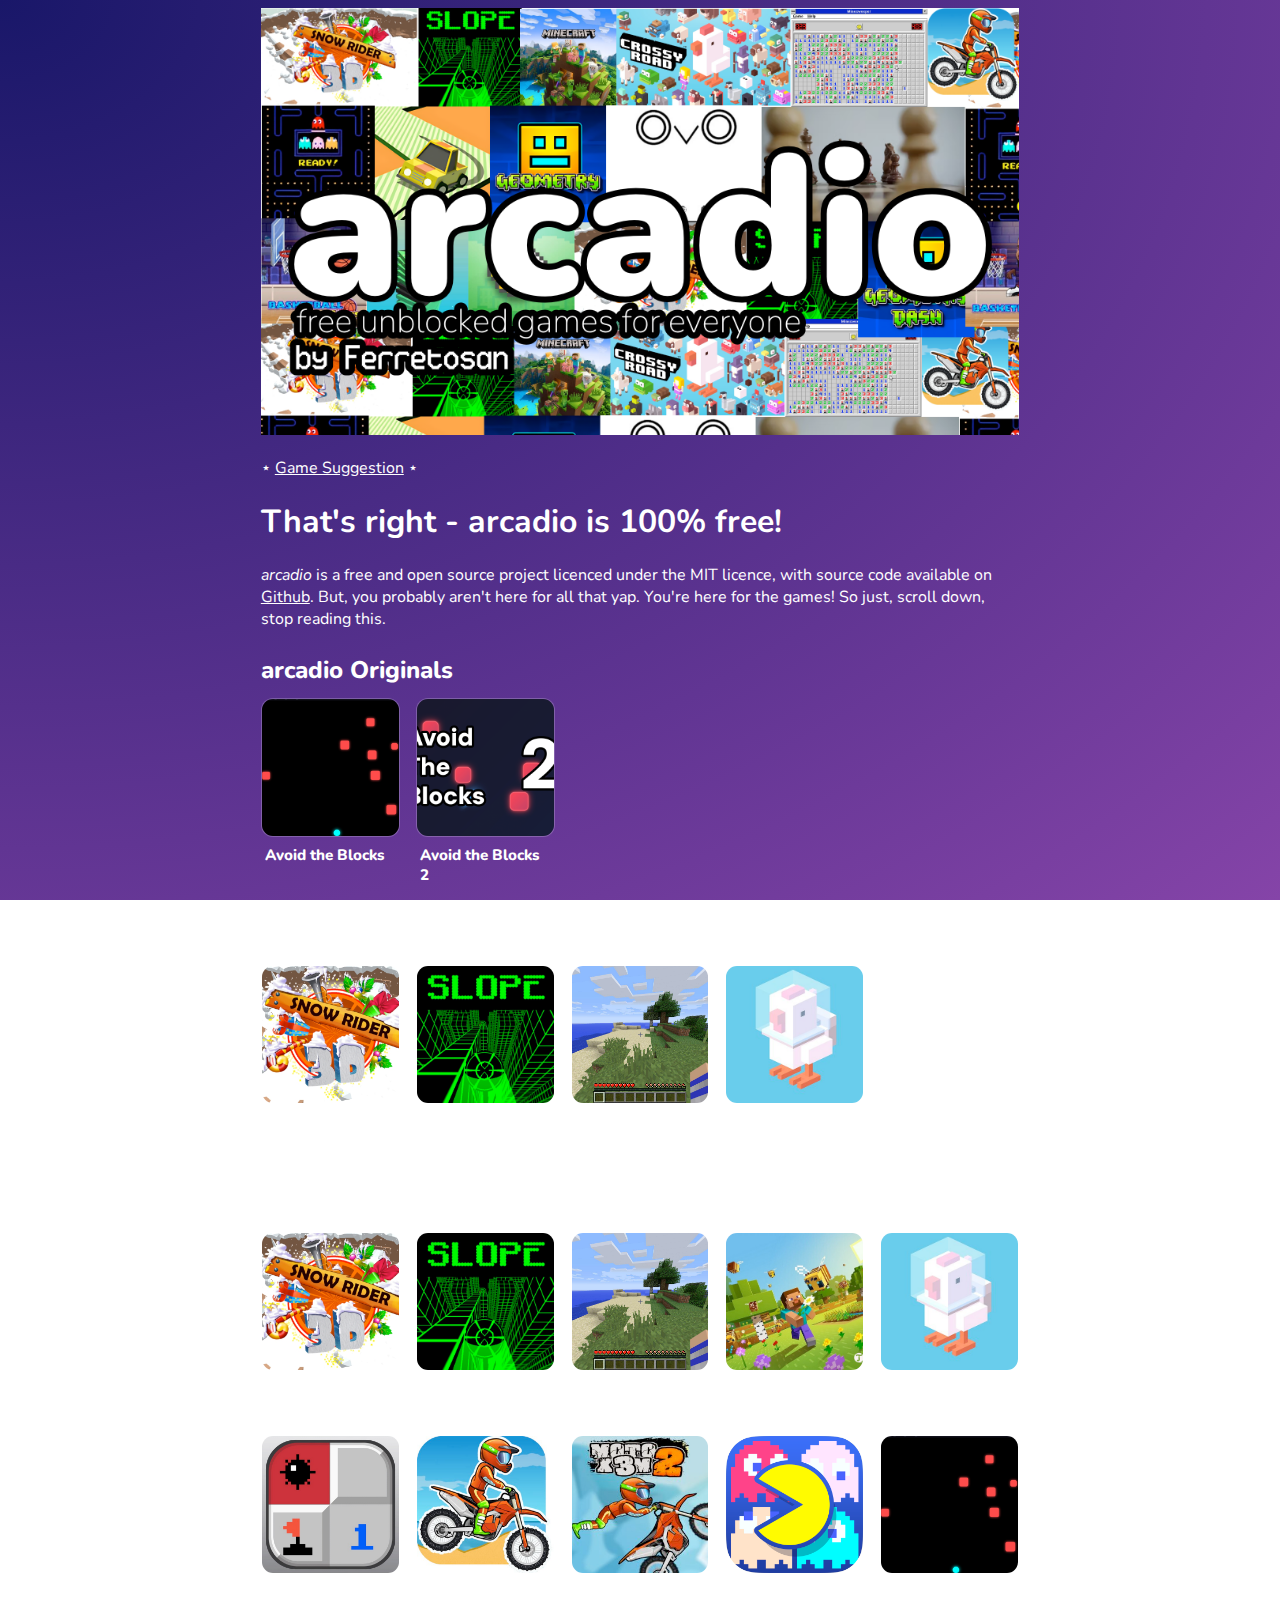
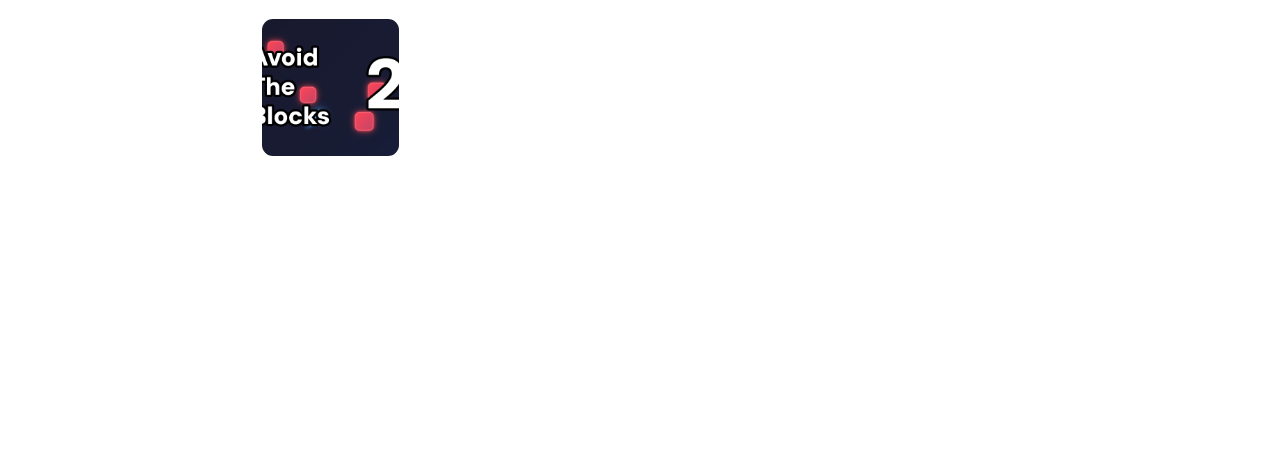
<file: index.html>
<!DOCTYPE html>
<html lang="en">
<head>
    <meta charset="UTF-8">
    <meta name="viewport" content="width=device-width, initial-scale=1.0">
    <title>arcadio [BETA] | Free unblocked games for everone</title>
    <link rel="stylesheet" href="style.css">
    <link rel="preconnect" href="https://fonts.googleapis.com">
    <link rel="preconnect" href="https://fonts.gstatic.com" crossorigin>
    <link href="https://fonts.googleapis.com/css2?family=Nunito:ital,wght@0,200..1000;1,200..1000&display=swap" rel="stylesheet">
    <link rel="icon" href="favicon.png">
</head>
<body>
    <div class="content">
        <img class="artwork" src="artwork.png">
        
        <div class="nav">
            <p>⋆ <a href="https://forms.gle/kguLrxQ5n3v5ssed6">Game Suggestion</a> ⋆</p>
        </div>

        <div id="intro">
            <h1>That's right - arcadio is 100% free!</h1>
            <p><i>arcadio</i> is a free and open source project licenced under the MIT licence, with source code available on <a href="https://github.com/ferretosan/arcadio">Github</a>. But, you probably aren't here for all that yap. You're here for the games! So just, scroll down, stop reading this.</p>
        </div>

                <section id="categories" aria-live="polite"></section>
                <script src="games.js" defer></script>
                <p>+ More games coming soon!</p>
    </div>
        <!-- Fullscreen confirm modal -->
        <div id="fs-modal-backdrop" class="modal-backdrop" aria-hidden="true">
            <div class="modal" role="dialog" aria-labelledby="fs-modal-title" aria-modal="true">
                <h3 id="fs-modal-title">Open game in fullscreen?</h3>
                <p>You can open the game in a new tab. Choose whether to start in fullscreen.</p>
                <div class="modal-actions">
                    <button id="fs-cancel" class="btn" type="button">Cancel</button>
                    <button id="fs-no" class="btn" type="button">Open windowed</button>
                    <button id="fs-yes" class="btn btn-primary" type="button">Open fullscreen</button>
                </div>
            </div>
        </div>
</body>
</html>
</file>
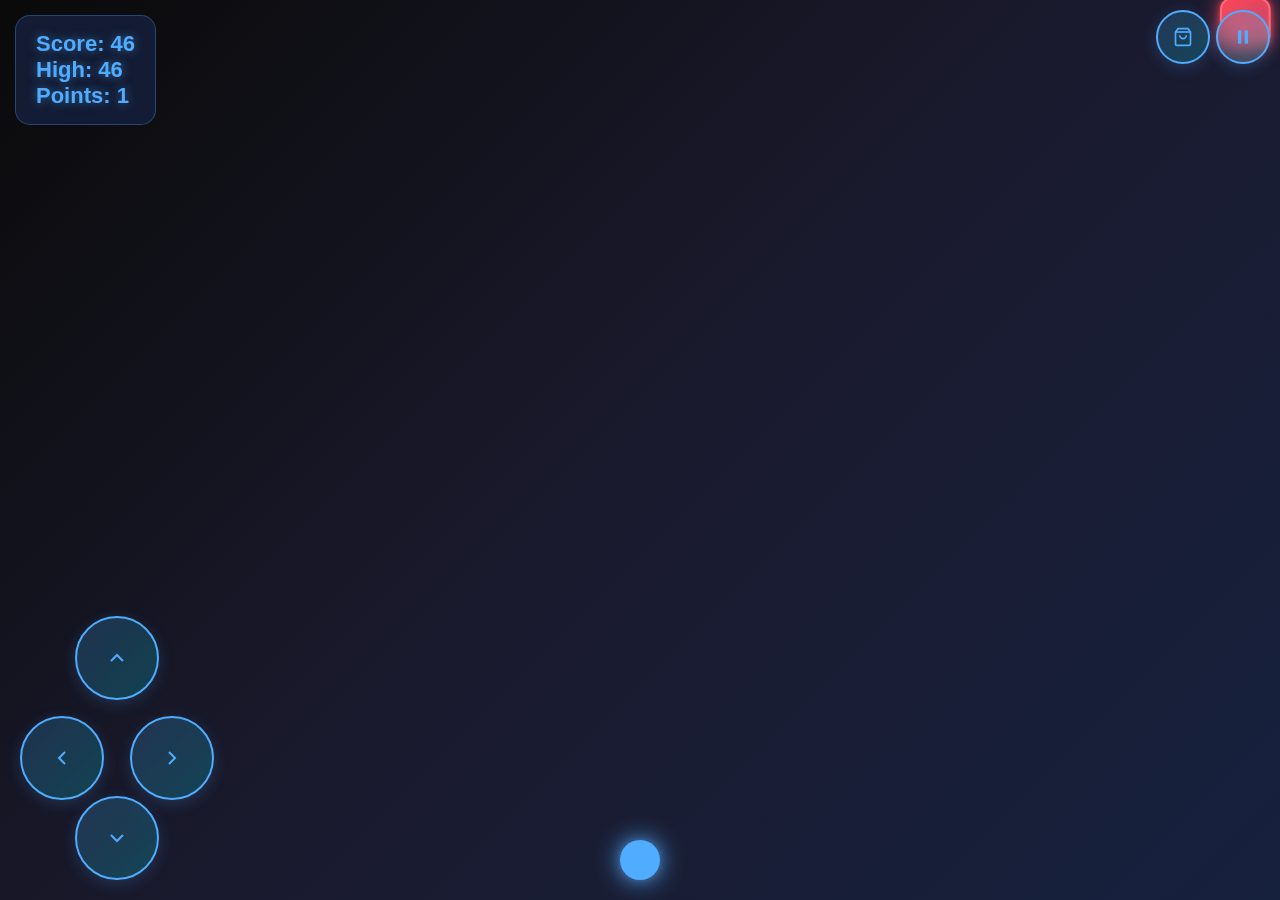
<file: games/avoid-the-blocks-2/index.html>
<!DOCTYPE html>
<html lang="en">
<head>
  <meta charset="UTF-8" />
  <meta name="viewport" content="width=device-width, initial-scale=1.0"/>
  <title>Avoid the Blocks 2</title>
  <style>
    body { 
      margin: 0; 
      overflow: hidden; 
      background: linear-gradient(135deg, #0a0a0a, #1a1a2e, #16213e); 
      font-family: 'Segoe UI', sans-serif; 
    }
    canvas { display: block; touch-action: none; }
    .hidden { display: none; }

    .btn {
      position: fixed;
      width: 80px;
      height: 80px;
      background: linear-gradient(135deg, rgba(79, 172, 254, 0.2), rgba(0, 242, 254, 0.2));
      border: 2px solid #4facfe;
      border-radius: 50%;
      color: #4facfe;
      font-size: 36px;
      display: flex;
      justify-content: center;
      align-items: center;
      backdrop-filter: blur(10px);
      user-select: none;
      z-index: 10;
      transition: all 0.3s ease;
      box-shadow: 0 4px 15px rgba(79, 172, 254, 0.2);
    }
    .btn:hover {
      box-shadow: 0 0 25px #4facfe, 0 0 50px rgba(79, 172, 254, 0.3);
      transform: translateY(-2px);
      border-color: #00f2fe;
    }
    .btn:active {
      transform: scale(0.95) translateY(0px);
      box-shadow: 0 0 15px #4facfe;
    }

    #btn-left  { bottom: 100px; left: 20px; }
    #btn-right { bottom: 100px; left: 130px; }
    #btn-up    { bottom: 200px; left: 75px; }
    #btn-down  { bottom: 20px;  left: 75px; }
    #btn-pause { top: 10px; right: 10px; width: 50px; height: 50px; font-size: 24px; }
    #btn-shop  { top: 10px; right: 70px; width: 50px; height: 50px; font-size: 24px; }

    #scoreboard {
      position: fixed;
      top: 15px;
      left: 15px;
      color: #4facfe;
      font-size: 22px;
      font-weight: 700;
      text-shadow: 0 0 10px rgba(79, 172, 254, 0.5);
      z-index: 5;
      background: rgba(22, 33, 62, 0.8);
      padding: 15px 20px;
      border-radius: 15px;
      border: 1px solid rgba(79, 172, 254, 0.3);
      backdrop-filter: blur(10px);
    }

    #game-over, #shop {
      position: fixed;
      top: 50%;
      left: 50%;
      transform: translate(-50%, -50%);
      background: linear-gradient(135deg, rgba(22, 33, 62, 0.95), rgba(26, 26, 46, 0.95));
      padding: 40px;
      border: 2px solid #4facfe;
      border-radius: 20px;
      color: #4facfe;
      text-align: center;
      z-index: 20;
      box-shadow: 0 0 30px rgba(79, 172, 254, 0.4), 0 10px 40px rgba(0, 0, 0, 0.5);
      backdrop-filter: blur(15px);
    }

    #shop {
      width: 400px;
      max-height: 80vh;
      overflow-y: auto;
    }

    .shop-item {
      margin: 20px 0;
      padding: 15px;
      background: rgba(79, 172, 254, 0.1);
      border: 1px solid rgba(79, 172, 254, 0.3);
      border-radius: 12px;
      display: flex;
      justify-content: space-between;
      align-items: center;
      font-size: 16px;
      transition: all 0.3s ease;
    }
    .shop-item:hover {
      background: rgba(79, 172, 254, 0.15);
      transform: translateY(-2px);
      box-shadow: 0 5px 15px rgba(79, 172, 254, 0.2);
    }

    .shop-btn {
      background: linear-gradient(135deg, #4facfe, #00f2fe);
      color: #0a0a0a;
      border: none;
      padding: 10px 20px;
      border-radius: 8px;
      cursor: pointer;
      font-weight: 700;
      font-size: 14px;
      transition: all 0.3s ease;
      text-transform: uppercase;
      letter-spacing: 0.5px;
    }
    .shop-btn:hover {
      box-shadow: 0 0 15px rgba(79, 172, 254, 0.5);
      transform: translateY(-2px);
    }
    .shop-btn:disabled {
      background: linear-gradient(135deg, #555, #444);
      color: #999;
      cursor: not-allowed;
      box-shadow: none;
      transform: none;
    }

    .game-over-btn {
      background: linear-gradient(135deg, rgba(79, 172, 254, 0.2), rgba(0, 242, 254, 0.2));
      border: 2px solid #4facfe;
      color: #4facfe;
      padding: 15px 30px;
      margin: 12px 8px;
      border-radius: 12px;
      cursor: pointer;
      font-size: 16px;
      font-weight: 700;
      transition: all 0.3s ease;
      text-transform: uppercase;
      letter-spacing: 1px;
    }
    .game-over-btn:hover {
      box-shadow: 0 0 20px rgba(79, 172, 254, 0.5);
      transform: translateY(-3px);
      background: linear-gradient(135deg, rgba(79, 172, 254, 0.3), rgba(0, 242, 254, 0.3));
    }
    .game-over-btn:active {
      transform: translateY(-1px);
    }

    .reset-btn {
      background: linear-gradient(135deg, rgba(255, 71, 87, 0.2), rgba(255, 107, 122, 0.2));
      border: 2px solid #ff4757;
      color: #ff4757;
      padding: 10px 15px;
      border-radius: 8px;
      cursor: pointer;
      font-size: 14px;
      font-weight: 700;
      transition: all 0.3s ease;
      text-transform: uppercase;
      letter-spacing: 0.5px;
      display: flex;
      align-items: center;
      gap: 8px;
    }
    .reset-btn:hover {
      box-shadow: 0 0 15px rgba(255, 71, 87, 0.5);
      transform: translateY(-2px);
      background: linear-gradient(135deg, rgba(255, 71, 87, 0.3), rgba(255, 107, 122, 0.3));
    }
    .reset-btn:active {
      transform: translateY(0px);
    }
  </style>
</head>
<body>
  <canvas id="game"></canvas>
  <div id="scoreboard">Score: 0<br>High: 0<br>Points: 0</div>
  <div class="btn" id="btn-left">
    <svg width="24" height="24" viewBox="0 0 24 24" fill="none" stroke="#4facfe" stroke-width="2">
      <path d="M15 18l-6-6 6-6"/>
    </svg>
  </div>
  <div class="btn" id="btn-right">
    <svg width="24" height="24" viewBox="0 0 24 24" fill="none" stroke="#4facfe" stroke-width="2">
      <path d="M9 18l6-6-6-6"/>
    </svg>
  </div>
  <div class="btn" id="btn-up">
    <svg width="24" height="24" viewBox="0 0 24 24" fill="none" stroke="#4facfe" stroke-width="2">
      <path d="M18 15l-6-6-6 6"/>
    </svg>
  </div>
  <div class="btn" id="btn-down">
    <svg width="24" height="24" viewBox="0 0 24 24" fill="none" stroke="#4facfe" stroke-width="2">
      <path d="M18 9l-6 6-6-6"/>
    </svg>
  </div>
  <div class="btn" id="btn-pause">
    <svg width="20" height="20" viewBox="0 0 24 24" fill="#4facfe">
      <rect x="6" y="4" width="4" height="16"/>
      <rect x="14" y="4" width="4" height="16"/>
    </svg>
  </div>
  <div class="btn" id="btn-shop">
    <svg width="20" height="20" viewBox="0 0 24 24" fill="none" stroke="#4facfe" stroke-width="2">
      <path d="M6 2L3 6v14a2 2 0 0 0 2 2h14a2 2 0 0 0 2-2V6l-3-4z"/>
      <path d="M3 6h18"/>
      <path d="M16 10a4 4 0 0 1-8 0"/>
    </svg>
  </div>
  <div id="game-over" class="hidden">
    <h1 style="margin-top: 0; font-size: 2.5em; background: linear-gradient(135deg, #4facfe, #00f2fe); -webkit-background-clip: text; -webkit-text-fill-color: transparent;">Game Over</h1>
    <p id="final-score" style="font-size: 1.3em;">Score: 0</p>
    <p id="current-points" style="font-size: 1.1em;">Points: 0</p>
    <button id="play-again" class="game-over-btn">Play Again</button>
    <button id="go-to-shop" class="game-over-btn">Shop</button>
  </div>
  <div id="shop" class="hidden">
    <h1 style="margin-top: 0; font-size: 2.2em; background: linear-gradient(135deg, #4facfe, #00f2fe); -webkit-background-clip: text; -webkit-text-fill-color: transparent;">Upgrade Shop</h1>
    <p id="shop-points" style="font-size: 1.2em; margin-bottom: 25px;">Points: 0</p>
    <div id="shop-items"></div>
    <div style="display: flex; justify-content: space-between; align-items: center; margin-top: 20px;">
      <button id="reset-progress" class="reset-btn" title="Reset all progress">
        <svg width="16" height="16" viewBox="0 0 24 24" fill="none" stroke="#ff4757" stroke-width="2">
          <polyline points="3,6 5,6 21,6"></polyline>
          <path d="m19,6v14a2,2 0 0,1 -2,2H7a2,2 0 0,1 -2,-2V6m3,0V4a2,2 0 0,1 2,-2h4a2,2 0 0,1 2,2v2"></path>
        </svg>
        Reset All
      </button>
      <button id="back" class="game-over-btn">Back</button>
    </div>
  </div>
  <script>
    const canvas = document.getElementById("game");
    const ctx = canvas.getContext("2d");
    const scoreboard = document.getElementById("scoreboard");
    const gameOverScreen = document.getElementById("game-over");
    const shopScreen = document.getElementById("shop");
    const shopItems = document.getElementById("shop-items");

    let keys = {}, touches = {};
    let blocks = [], powerups = [];
    let notifications = [];
    let points = parseInt(localStorage.getItem("atb2_points")) || 0;
    let sessionScore = 0;
    let highScore = parseInt(localStorage.getItem("atb2_highScore")) || 0;
    let playerSpeed = 5;
    let paused = false;
    let gameState = "playing";
    let previousState = "playing";

    const player = { 
      x: 0, 
      y: 0, 
      size: 40, 
      baseSpeed: 5, 
      color: "#4facfe",
      shielded: false,
      multiplier: 1,
      trail: []
    };

    const powerupTypes = [
      { type: "speed", color: "#00d4ff", effect: () => {
        playerSpeed = player.baseSpeed + 4;
        setTimeout(() => playerSpeed = player.baseSpeed, 6000);
      }},
      { type: "shield", color: "#00ff88", effect: () => {
        player.shielded = true;
        setTimeout(() => player.shielded = false, 8000);
      }},
      { type: "slow", color: "#ff6b9d", effect: () => {
        blocks.forEach(b => b.speed /= 3);
        setTimeout(() => blocks.forEach(b => b.speed *= 3), 7000);
      }},
      { type: "multiplier", color: "#ffaa00", effect: () => {
        player.multiplier = 3;
        setTimeout(() => player.multiplier = 1, 8000);
      }},
      { type: "magnet", color: "#c44fff", effect: () => {
        player.magnet = true;
        setTimeout(() => player.magnet = false, 10000);
      }},
      { type: "invincible", color: "#ffffff", effect: () => {
        player.invincible = true;
        setTimeout(() => player.invincible = false, 3000);
      }}
    ];

    // Initialize shop upgrades with defaults and merge with localStorage
    const defaultUpgrades = [
      { name: "Speed Boost", desc: "Increase base speed", cost: 10, effect: () => player.baseSpeed += 1, purchased: 0, max: 5 },
      { name: "Size Reduction", desc: "Make player smaller", cost: 15, effect: () => player.size = Math.max(15, player.size - 4), purchased: 0, max: 3 },
      { name: "Shield Duration", desc: "Longer shield protection", cost: 20, effect: () => {}, purchased: 0, max: 3 },
      { name: "Score Multiplier", desc: "Permanent 2x score boost", cost: 50, effect: () => player.baseMultiplier = (player.baseMultiplier || 1) + 0.5, purchased: 0, max: 2 },
      { name: "Powerup Magnet", desc: "Attract powerups from distance", cost: 30, effect: () => player.magnetRange = (player.magnetRange || 50) + 30, purchased: 0, max: 3 },
      { name: "Block Slower", desc: "All blocks move 20% slower", cost: 40, effect: () => {}, purchased: 0, max: 2 }
    ];
    let storedUpgrades = JSON.parse(localStorage.getItem("atb2_shopUpgrades")) || [];
    const shopUpgrades = defaultUpgrades.map((defaultItem, index) => {
      const storedItem = storedUpgrades[index] || {};
      return {
        ...defaultItem,
        purchased: Math.min(storedItem.purchased || 0, defaultItem.max)
      };
    });

    // Apply existing upgrades on load
    shopUpgrades.forEach(item => {
      for (let i = 0; i < item.purchased; i++) {
        item.effect();
      }
    });

    function resizeCanvas() {
      canvas.width = window.innerWidth;
      canvas.height = window.innerHeight;
      player.x = canvas.width / 2 - player.size / 2;
      player.y = canvas.height - player.size - 20;
    }
    window.addEventListener("resize", resizeCanvas);
    resizeCanvas();

    function createBlock() {
      if (gameState !== "playing" || paused) return;
      const size = Math.random() * 30 + 30;
      blocks.push({
        x: Math.random() * (canvas.width - size),
        y: -size,
        size,
        speed: Math.random() * 2 + 2,
        color: "#ff4c4c"
      });
    }

    function createPowerup() {
      if (gameState !== "playing" || paused) return;
      const size = 30;
      const type = powerupTypes[Math.floor(Math.random() * powerupTypes.length)];
      powerups.push({
        x: Math.random() * (canvas.width - size),
        y: -size,
        size,
        speed: 2,
        color: type.color,
        type: type.type,
        effect: type.effect
      });
    }

    function movePlayer() {
      if (paused) return;
      const left = keys["a"] || keys["arrowleft"] || touches.left;
      const right = keys["d"] || keys["arrowright"] || touches.right;
      const up = keys["w"] || keys["arrowup"] || touches.up;
      const down = keys["s"] || keys["arrowdown"] || touches.down;

      if (left) player.x -= playerSpeed;
      if (right) player.x += playerSpeed;
      if (up) player.y -= playerSpeed;
      if (down) player.y += playerSpeed;

      player.x = Math.max(0, Math.min(canvas.width - player.size, player.x));
      player.y = Math.max(0, Math.min(canvas.height - player.size, player.y));
    }

    function update() {
      if (gameState !== "playing" || paused) return;

      movePlayer();

      blocks.forEach(b => {
        b.y += b.speed;
        if (
          b.x < player.x + player.size &&
          b.x + b.size > player.x &&
          b.y < player.y + player.size &&
          b.y + b.size > player.y
        ) {
          if (player.invincible) {
            blocks.splice(blocks.indexOf(b), 1);
            points += Math.floor(50 * (player.baseMultiplier || 1) / 100) || 1; // Ensure at least 1 point
            sessionScore += 50 * (player.baseMultiplier || 1);
          } else if (player.shielded) {
            blocks.splice(blocks.indexOf(b), 1);
            player.shielded = false;
          } else {
            gameState = "gameover";
            showGameOver();
          }
        }
      });

      powerups.forEach(p => {
        p.y += p.speed;
        if (
          p.x < player.x + player.size &&
          p.x + p.size > player.x &&
          p.y < player.y + player.size &&
          p.y + p.size > player.y
        ) {
          points += Math.floor(25 * player.multiplier / 100) || 1; // Ensure at least 1 point
          sessionScore += 25 * player.multiplier;
          p.effect();
          notifications.push({
            text: `${p.type.charAt(0).toUpperCase() + p.type.slice(1)} Powerup Collected!`,
            x: player.x + player.size / 2,
            y: player.y - 20,
            opacity: 1,
            timer: 2000
          });
          powerups.splice(powerups.indexOf(p), 1);
        }
      });

      blocks = blocks.filter(b => b.y < canvas.height);
      powerups = powerups.filter(p => p.y < canvas.height);
      
      // Award points every 100 score points (100 score = 1 point)
      const pointsToAdd = Math.floor(sessionScore / 100) - Math.floor((sessionScore - player.multiplier) / 100);
      if (pointsToAdd > 0) {
        points += pointsToAdd;
      }
      sessionScore += player.multiplier;

      notifications.forEach(n => {
        n.y -= 0.5;
        n.timer -= 16;
        n.opacity = n.timer / 2000;
      });
      notifications = notifications.filter(n => n.timer > 0);

      // Update high score if current session is higher
      if (sessionScore > highScore) {
        highScore = sessionScore;
      }

      scoreboard.innerHTML = `Score: ${sessionScore}<br>High: ${highScore}<br>Points: ${points}`;
    }

    function drawPlayer() {
      // Draw trail effect
      if (player.trail) {
        player.trail.forEach((pos, i) => {
          const alpha = (i / player.trail.length) * 0.3;
          ctx.shadowColor = player.color;
          ctx.shadowBlur = 10;
          ctx.fillStyle = `rgba(79, 172, 254, ${alpha})`;
          ctx.beginPath();
          ctx.arc(pos.x + player.size/2, pos.y + player.size/2, player.size/2 * (0.5 + alpha), 0, Math.PI * 2);
          ctx.fill();
        });
      }
      
      // Update trail
      player.trail = player.trail || [];
      player.trail.push({x: player.x, y: player.y});
      if (player.trail.length > 8) player.trail.shift();
      
      // Draw main player
      ctx.shadowColor = player.color;
      ctx.shadowBlur = player.shielded ? 40 : player.invincible ? 60 : 25;
      
      if (player.invincible) {
        ctx.fillStyle = "#ffffff";
        ctx.shadowColor = "#ffffff";
      } else if (player.shielded) {
        ctx.fillStyle = "#00ff88";
        ctx.shadowColor = "#00ff88";
      } else {
        ctx.fillStyle = player.color;
      }
      
      ctx.beginPath();
      ctx.arc(player.x + player.size/2, player.y + player.size/2, player.size/2, 0, Math.PI * 2);
      ctx.fill();
      ctx.shadowBlur = 0;
    }

    function drawBlock(b) {
      // Create gradient for blocks
      const gradient = ctx.createLinearGradient(b.x, b.y, b.x + b.size, b.y + b.size);
      gradient.addColorStop(0, "#ff4757");
      gradient.addColorStop(1, "#c44569");
      
      ctx.shadowColor = "#ff4757";
      ctx.shadowBlur = 20;
      ctx.fillStyle = gradient;
      ctx.beginPath();
      ctx.roundRect(b.x, b.y, b.size, b.size, 12);
      ctx.fill();
      
      // Add inner glow
      ctx.shadowBlur = 5;
      ctx.strokeStyle = "#ff6b7a";
      ctx.lineWidth = 2;
      ctx.stroke();
      ctx.shadowBlur = 0;
    }

    function drawPowerup(p) {
      // Rotating glow effect
      const time = Date.now() * 0.005;
      const rotation = time + powerups.indexOf(p);
      
      ctx.save();
      ctx.translate(p.x + p.size/2, p.y + p.size/2);
      ctx.rotate(rotation);
      
      // Outer glow
      ctx.shadowColor = p.color;
      ctx.shadowBlur = 25;
      ctx.fillStyle = p.color;
      ctx.beginPath();
      ctx.arc(0, 0, p.size/2 + 5, 0, Math.PI * 2);
      ctx.fill();
      
      // Inner core
      ctx.shadowBlur = 15;
      ctx.fillStyle = "#ffffff";
      ctx.beginPath();
      ctx.arc(0, 0, p.size/2 - 3, 0, Math.PI * 2);
      ctx.fill();
      
      // Draw powerup symbol
      ctx.fillStyle = p.color;
      ctx.font = "bold 16px Arial";
      ctx.textAlign = "center";
      ctx.textBaseline = "middle";
      const symbol = {
        speed: "⚡", shield: "🛡", slow: "🐌", 
        multiplier: "✨", magnet: "🧲", invincible: "⭐"
      }[p.type] || "?";
      ctx.fillText(symbol, 0, 0);
      
      ctx.restore();
      ctx.shadowBlur = 0;
    }

    function drawNotifications() {
      ctx.font = "bold 16px 'Segoe UI'";
      ctx.textAlign = "center";
      ctx.textBaseline = "middle";
      notifications.forEach(n => {
        ctx.fillStyle = `rgba(0, 255, 255, ${n.opacity})`;
        ctx.shadowColor = "#00ffff";
        ctx.shadowBlur = 5;
        ctx.fillText(n.text, n.x, n.y);
        ctx.shadowBlur = 0;
      });
    }

    function draw() {
      if (gameState === "playing" && !paused) {
        ctx.clearRect(0, 0, canvas.width, canvas.height);
        drawPlayer();
        blocks.forEach(drawBlock);
        powerups.forEach(drawPowerup);
        drawNotifications();
      }
    }

    function resetGame() {
      player.x = canvas.width / 2 - player.size / 2;
      player.y = canvas.height - player.size - 20;
      player.shielded = false;
      player.multiplier = 1;
      playerSpeed = player.baseSpeed;
      blocks = [];
      powerups = [];
      sessionScore = 0;
      gameState = "playing";
      paused = false;
      gameOverScreen.classList.add("hidden");
      
      // Clean up any temporary notifications from game over screen
      const gameOverDiv = document.getElementById("game-over");
      const notifications = gameOverDiv.querySelectorAll("p:not(#final-score):not(#current-points)");
      notifications.forEach(n => n.remove());
    }

    function gameLoop() {
      update();
      draw();
      requestAnimationFrame(gameLoop);
    }

    setInterval(createBlock, 500);
    setInterval(createPowerup, 7000);
    gameLoop();

    window.addEventListener("keydown", e => {
      const key = e.key.toLowerCase();
      keys[key] = true;
      if (key === "p" && gameState === "playing") {
        paused = !paused;
        console.log("Paused state toggled to:", paused);
      }
    });
    window.addEventListener("keyup", e => keys[e.key.toLowerCase()] = false);

    const btns = {
      "btn-left": "left",
      "btn-right": "right",
      "btn-up": "up",
      "btn-down": "down"
    };

    for (let id in btns) {
      const dir = btns[id];
      const el = document.getElementById(id);
      el.addEventListener("touchstart", e => {
        e.preventDefault();
        touches[dir] = true;
      });
      el.addEventListener("touchend", e => {
        e.preventDefault();
        touches[dir] = false;
      });
      el.addEventListener("touchmove", e => e.preventDefault());

      el.addEventListener("mousedown", e => {
        e.preventDefault();
        touches[dir] = true;
      });
    }

    document.addEventListener("mouseup", e => {
      e.preventDefault();
      for (let dir in touches) {
        touches[dir] = false;
      }
    });

    document.getElementById("btn-pause").addEventListener("click", () => {
      console.log("Pause button clicked, gameState:", gameState, "paused:", paused);
      if (gameState === "playing") {
        paused = !paused;
        console.log("Paused state toggled to:", paused);
      }
    });

    document.getElementById("btn-shop").addEventListener("click", () => {
      console.log("Shop button clicked, gameState:", gameState, "paused:", paused);
      if (gameState === "playing") {
        paused = true;
        previousState = "playing";
        gameState = "shop";
        showShop();
      } else if (gameState === "gameover") {
        previousState = "gameover";
        gameState = "shop";
        showShop();
      }
    });

    function loseUpgradeLevels() {
      // Lose one level from each purchased upgrade when dying
      shopUpgrades.forEach(item => {
        if (item.purchased > 0) {
          item.purchased = Math.max(0, item.purchased - 1);
          // Reverse the cost increase from the lost level
          item.cost = Math.floor(item.cost / 1.5);
        }
      });
      
      // Reset player stats to base values and reapply remaining upgrades
      player.baseSpeed = 5;
      player.size = 40;
      player.baseMultiplier = 1;
      player.magnetRange = 0;
      
      // Reapply remaining upgrades
      shopUpgrades.forEach(item => {
        for (let i = 0; i < item.purchased; i++) {
          item.effect();
        }
      });
      
      localStorage.setItem("atb2_shopUpgrades", JSON.stringify(shopUpgrades));
    }

    function showGameOver() {
      loseUpgradeLevels(); // Lose upgrade levels when dying
      
      // Update high score if current session is higher
      if (sessionScore > highScore) {
        highScore = sessionScore;
      }
      
      gameOverScreen.classList.remove("hidden");
      document.getElementById("final-score").textContent = `Score: ${sessionScore}`;
      document.getElementById("current-points").textContent = `Points: ${points}`;
      
      // Add notification about lost upgrades
      const lostUpgrades = shopUpgrades.filter(item => item.purchased >= 0).length;
      if (lostUpgrades > 0) {
        const lostNotification = document.createElement("p");
        lostNotification.style.color = "#ff6b7a";
        lostNotification.style.fontSize = "1em";
        lostNotification.style.fontWeight = "bold";
        lostNotification.textContent = "⚠️ Lost 1 level from all upgrades!";
        document.getElementById("game-over").insertBefore(lostNotification, document.getElementById("play-again"));
      }
      
      localStorage.setItem("atb2_points", points);
      localStorage.setItem("atb2_highScore", highScore);
    }

    function showShop() {
      shopScreen.classList.remove("hidden");
      if (previousState === "gameover") {
        gameOverScreen.classList.add("hidden");
      }
      document.getElementById("shop-points").textContent = `Points: ${points}`;
      shopItems.innerHTML = "";
      shopUpgrades.forEach((item, index) => {
        const div = document.createElement("div");
        div.className = "shop-item";
        
        const itemInfo = document.createElement("div");
        itemInfo.innerHTML = `
          <div style="font-weight: bold; margin-bottom: 5px;">${item.name}</div>
          <div style="font-size: 12px; color: #88c5ff; margin-bottom: 8px;">${item.desc}</div>
          <div style="font-size: 14px;">${item.cost} pts • ${item.purchased}/${item.max}</div>
        `;
        
        const btn = document.createElement("button");
        btn.className = "shop-btn";
        btn.textContent = item.purchased >= item.max ? "MAXED" : "BUY";
        btn.disabled = points < item.cost || item.purchased >= item.max;
        btn.onclick = () => {
          if (points >= item.cost && item.purchased < item.max) {
            points -= item.cost;
            item.purchased++;
            item.effect();
            item.cost = Math.floor(item.cost * 1.5); // Increase cost each purchase
            localStorage.setItem("atb2_points", points);
            localStorage.setItem("atb2_shopUpgrades", JSON.stringify(shopUpgrades));
            showShop();
          }
        };
        
        div.appendChild(itemInfo);
        div.appendChild(btn);
        shopItems.appendChild(div);
      });
    }

    document.getElementById("play-again").addEventListener("click", () => {
      resetGame();
    });

    document.getElementById("go-to-shop").addEventListener("click", () => {
      previousState = "gameover";
      gameState = "shop";
      showShop();
    });

    document.getElementById("back").addEventListener("click", () => {
      shopScreen.classList.add("hidden");
      if (previousState === "gameover") {
        gameState = "gameover";
        gameOverScreen.classList.remove("hidden");
      } else {
        gameState = "playing";
      }
    });

    document.getElementById("reset-progress").addEventListener("click", () => {
      // Show confirmation dialog
      const confirmed = confirm(
        "⚠️ RESET ALL PROGRESS ⚠️\n\n" +
        "This will permanently delete:\n" +
        "• All your points\n" +
        "• All purchased upgrades\n" +
        "• Your high score\n\n" +
        "This action cannot be undone!\n\n" +
        "Are you absolutely sure you want to reset everything?"
      );
      
      if (confirmed) {
        // Second confirmation for extra safety
        const doubleConfirmed = confirm(
          "FINAL WARNING!\n\n" +
          "You are about to lose ALL progress.\n" +
          "Click OK to permanently reset everything, or Cancel to keep your progress."
        );
        
        if (doubleConfirmed) {
          resetAllProgress();
        }
      }
    });

    function resetAllProgress() {
      // Reset all stored data
      points = 0;
      sessionScore = 0;
      highScore = 0;
      
      // Reset all upgrades to default
      shopUpgrades.forEach((item, index) => {
        const defaultItem = defaultUpgrades[index];
        item.purchased = 0;
        item.cost = defaultItem.cost;
      });
      
      // Reset player stats to base values
      player.baseSpeed = 5;
      player.size = 40;
      player.baseMultiplier = 1;
      player.magnetRange = 0;
      playerSpeed = player.baseSpeed;
      
      // Clear localStorage
      localStorage.removeItem("atb2_points");
      localStorage.removeItem("atb2_highScore");
      localStorage.removeItem("atb2_shopUpgrades");
      
      // Update displays
      scoreboard.innerHTML = `Score: ${sessionScore}<br>High: ${highScore}<br>Points: ${points}`;
      
      // Refresh shop display
      showShop();
      
      // Show confirmation
      alert("✅ All progress has been reset!");
    }

    if (!CanvasRenderingContext2D.prototype.roundRect) {
      CanvasRenderingContext2D.prototype.roundRect = function (x, y, w, h, r) {
        if (w < 2 * r) r = w / 2;
        if (h < 2 * r) r = h / 2;
        this.beginPath();
        this.moveTo(x + r, y);
        this.arcTo(x + w, y, x + w, y + h, r);
        this.arcTo(x + w, y + h, x, y + h, r);
        this.arcTo(x, y + h, x, y, r);
        this.arcTo(x, y, x + w, y, r);
        this.closePath();
        return this;
      };
    }
  </script>
</body>
</html>
</file>
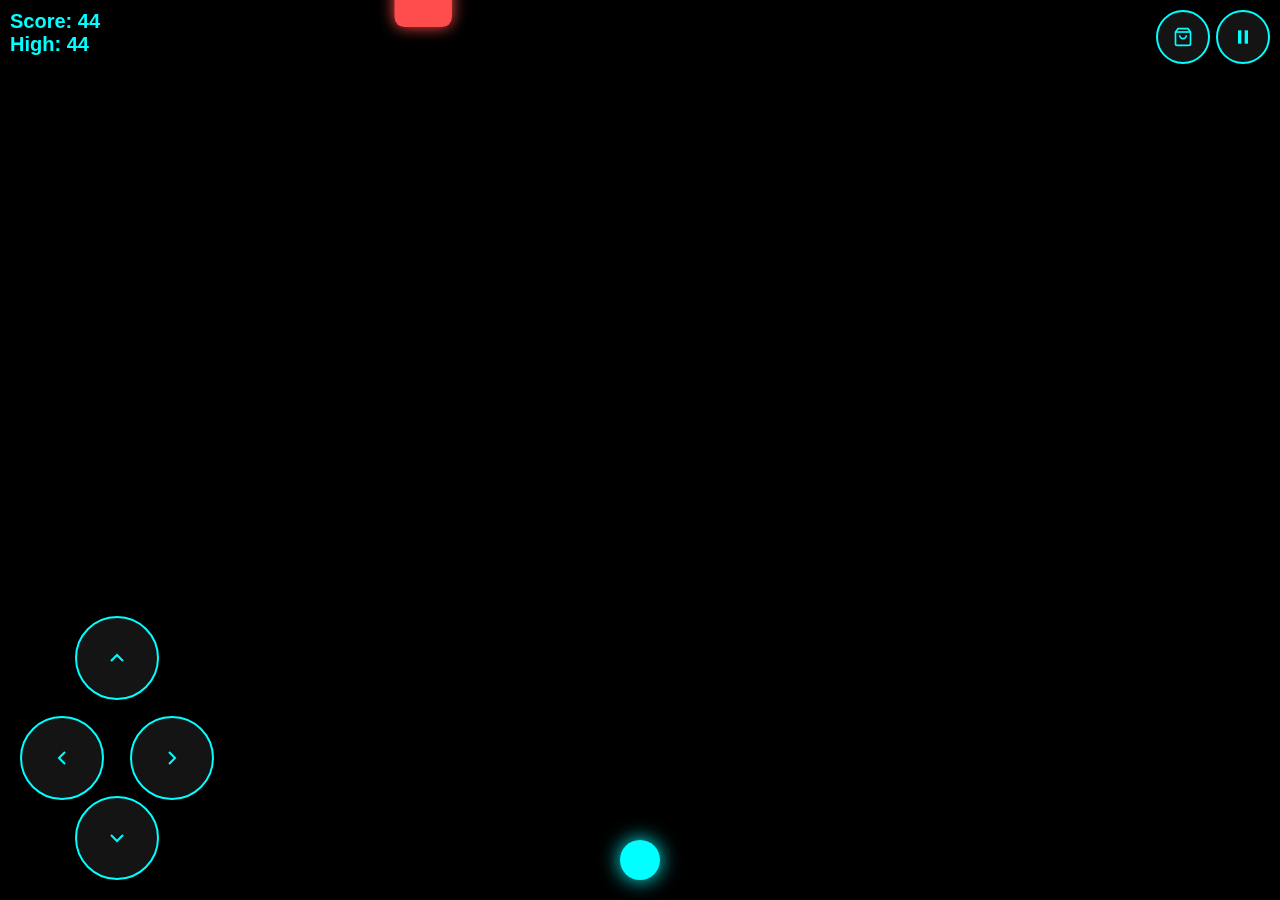
<file: games/avoid-the-blocks/index.html>
<!DOCTYPE html>
<html lang="en">
<head>
  <meta charset="UTF-8" />
  <meta name="viewport" content="width=device-width, initial-scale=1.0"/>
  <title>Avoid the Blocks</title>
  <style>
    body { margin: 0; overflow: hidden; background: black; font-family: 'Segoe UI', sans-serif; }
    canvas { display: block; touch-action: none; }
    .hidden { display: none; }

    .btn {
      position: fixed;
      width: 80px;
      height: 80px;
      background: rgba(255, 255, 255, 0.08);
      border: 2px solid #00ffff;
      border-radius: 50%;
      color: #00ffff;
      font-size: 36px;
      display: flex;
      justify-content: center;
      align-items: center;
      backdrop-filter: blur(5px);
      user-select: none;
      z-index: 10;
      transition: transform 0.1s, box-shadow 0.1s;
    }
    .btn:hover {
      box-shadow: 0 0 15px #00ffff;
    }
    .btn:active {
      transform: scale(0.95);
      box-shadow: 0 0 10px #00ffff;
    }

    #btn-left  { bottom: 100px; left: 20px; }
    #btn-right { bottom: 100px; left: 130px; }
    #btn-up    { bottom: 200px; left: 75px; }
    #btn-down  { bottom: 20px;  left: 75px; }
    #btn-pause { top: 10px; right: 10px; width: 50px; height: 50px; font-size: 24px; }
    #btn-shop  { top: 10px; right: 70px; width: 50px; height: 50px; font-size: 24px; }

    #scoreboard {
      position: fixed;
      top: 10px;
      left: 10px;
      color: #00ffff;
      font-size: 20px;
      font-weight: 600;
      text-shadow: 0 0 5px black;
      z-index: 5;
    }

    #game-over, #shop {
      position: fixed;
      top: 50%;
      left: 50%;
      transform: translate(-50%, -50%);
      background: rgba(0, 0, 0, 0.9);
      padding: 30px;
      border: 2px solid #00ffff;
      border-radius: 15px;
      color: #00ffff;
      text-align: center;
      z-index: 20;
      box-shadow: 0 0 20px rgba(0, 255, 255, 0.5);
    }

    #shop {
      width: 320px;
    }

    .shop-item {
      margin: 15px 0;
      display: flex;
      justify-content: space-between;
      align-items: center;
      font-size: 18px;
    }

    .shop-btn {
      background: #00ffff;
      color: black;
      border: none;
      padding: 8px 15px;
      border-radius: 5px;
      cursor: pointer;
      font-weight: 600;
      transition: transform 0.1s, box-shadow 0.1s;
    }
    .shop-btn:hover {
      box-shadow: 0 0 10px #00ffff;
    }
    .shop-btn:disabled {
      background: #555;
      cursor: not-allowed;
      box-shadow: none;
    }

    .game-over-btn {
      background: rgba(0, 255, 255, 0.1);
      border: 2px solid #00ffff;
      color: #00ffff;
      padding: 12px 24px;
      margin: 10px;
      border-radius: 8px;
      cursor: pointer;
      font-size: 18px;
      font-weight: 600;
      transition: transform 0.1s, box-shadow 0.1s;
    }
    .game-over-btn:hover {
      box-shadow: 0 0 15px #00ffff;
      transform: scale(1.05);
    }
    .game-over-btn:active {
      transform: scale(0.95);
    }
  </style>
</head>
<body>
  <canvas id="game"></canvas>
  <div id="scoreboard">Score: 0<br>High: 0</div>
  <div class="btn" id="btn-left">
    <svg width="24" height="24" viewBox="0 0 24 24" fill="none" stroke="#00ffff" stroke-width="2">
      <path d="M15 18l-6-6 6-6"/>
    </svg>
  </div>
  <div class="btn" id="btn-right">
    <svg width="24" height="24" viewBox="0 0 24 24" fill="none" stroke="#00ffff" stroke-width="2">
      <path d="M9 18l6-6-6-6"/>
    </svg>
  </div>
  <div class="btn" id="btn-up">
    <svg width="24" height="24" viewBox="0 0 24 24" fill="none" stroke="#00ffff" stroke-width="2">
      <path d="M18 15l-6-6-6 6"/>
    </svg>
  </div>
  <div class="btn" id="btn-down">
    <svg width="24" height="24" viewBox="0 0 24 24" fill="none" stroke="#00ffff" stroke-width="2">
      <path d="M18 9l-6 6-6-6"/>
    </svg>
  </div>
  <div class="btn" id="btn-pause">
    <svg width="20" height="20" viewBox="0 0 24 24" fill="#00ffff">
      <rect x="6" y="4" width="4" height="16"/>
      <rect x="14" y="4" width="4" height="16"/>
    </svg>
  </div>
  <div class="btn" id="btn-shop">
    <svg width="20" height="20" viewBox="0 0 24 24" fill="none" stroke="#00ffff" stroke-width="2">
      <path d="M6 2L3 6v14a2 2 0 0 0 2 2h14a2 2 0 0 0 2-2V6l-3-4z"/>
      <path d="M3 6h18"/>
      <path d="M16 10a4 4 0 0 1-8 0"/>
    </svg>
  </div>
  <div id="game-over" class="hidden">
    <h2>Game Over</h2>
    <p id="final-score">Score: 0</p>
    <p id="current-points">Points: 0</p>
    <button id="play-again" class="game-over-btn">Play Again</button>
    <button id="go-to-shop" class="game-over-btn">Shop</button>
  </div>
  <div id="shop" class="hidden">
    <h2>Shop</h2>
    <p id="shop-points">Points: 0</p>
    <div id="shop-items"></div>
    <button id="back" class="game-over-btn">Back</button>
  </div>
  <script>
    const canvas = document.getElementById("game");
    const ctx = canvas.getContext("2d");
    const scoreboard = document.getElementById("scoreboard");
    const gameOverScreen = document.getElementById("game-over");
    const shopScreen = document.getElementById("shop");
    const shopItems = document.getElementById("shop-items");

    let keys = {}, touches = {};
    let blocks = [], powerups = [];
    let notifications = [];
    let points = parseInt(localStorage.getItem("points")) || 0;
    let sessionScore = 0;
    let highScore = parseInt(localStorage.getItem("highScore")) || 0;
    let playerSpeed = 5;
    let paused = false;
    let gameState = "playing";
    let previousState = "playing";

    const player = { 
      x: 0, 
      y: 0, 
      size: 40, 
      baseSpeed: 5, 
      color: "#00ffff",
      shielded: false,
      multiplier: 1
    };

    const powerupTypes = [
      { type: "speed", color: "#00b7eb", effect: () => {
        playerSpeed = player.baseSpeed + 3;
        setTimeout(() => playerSpeed = player.baseSpeed, 5000);
      }},
      { type: "shield", color: "#00ff00", effect: () => {
        player.shielded = true;
        setTimeout(() => player.shielded = false, 5000);
      }},
      { type: "slow", color: "#ff00ff", effect: () => {
        blocks.forEach(b => b.speed /= 2);
        setTimeout(() => blocks.forEach(b => b.speed *= 2), 5000);
      }},
      { type: "multiplier", color: "#ff9900", effect: () => {
        player.multiplier = 2;
        setTimeout(() => player.multiplier = 1, 5000);
      }}
    ];

    // Initialize shop upgrades with defaults and merge with localStorage
    const defaultUpgrades = [
      { name: "Speed +1", cost: 100, effect: () => player.baseSpeed += 1, purchased: 0, max: 3 },
      { name: "Smaller Size", cost: 150, effect: () => player.size = Math.max(20, player.size - 5), purchased: 0, max: 2 }
    ];
    let storedUpgrades = JSON.parse(localStorage.getItem("shopUpgrades")) || [];
    const shopUpgrades = defaultUpgrades.map((defaultItem, index) => {
      const storedItem = storedUpgrades[index] || {};
      return {
        ...defaultItem,
        purchased: Math.min(storedItem.purchased || 0, defaultItem.max)
      };
    });

    // Apply existing upgrades on load
    shopUpgrades.forEach(item => {
      for (let i = 0; i < item.purchased; i++) {
        item.effect();
      }
    });

    function resizeCanvas() {
      canvas.width = window.innerWidth;
      canvas.height = window.innerHeight;
      player.x = canvas.width / 2 - player.size / 2;
      player.y = canvas.height - player.size - 20;
    }
    window.addEventListener("resize", resizeCanvas);
    resizeCanvas();

    function createBlock() {
      if (gameState !== "playing" || paused) return;
      const size = Math.random() * 30 + 30;
      blocks.push({
        x: Math.random() * (canvas.width - size),
        y: -size,
        size,
        speed: Math.random() * 2 + 2,
        color: "#ff4c4c"
      });
    }

    function createPowerup() {
      if (gameState !== "playing" || paused) return;
      const size = 30;
      const type = powerupTypes[Math.floor(Math.random() * powerupTypes.length)];
      powerups.push({
        x: Math.random() * (canvas.width - size),
        y: -size,
        size,
        speed: 2,
        color: type.color,
        type: type.type,
        effect: type.effect
      });
    }

    function movePlayer() {
      if (paused) return;
      const left = keys["a"] || keys["arrowleft"] || touches.left;
      const right = keys["d"] || keys["arrowright"] || touches.right;
      const up = keys["w"] || keys["arrowup"] || touches.up;
      const down = keys["s"] || keys["arrowdown"] || touches.down;

      if (left) player.x -= playerSpeed;
      if (right) player.x += playerSpeed;
      if (up) player.y -= playerSpeed;
      if (down) player.y += playerSpeed;

      player.x = Math.max(0, Math.min(canvas.width - player.size, player.x));
      player.y = Math.max(0, Math.min(canvas.height - player.size, player.y));
    }

    function update() {
      if (gameState !== "playing" || paused) return;

      movePlayer();

      blocks.forEach(b => {
        b.y += b.speed;
        if (
          b.x < player.x + player.size &&
          b.x + b.size > player.x &&
          b.y < player.y + player.size &&
          b.y + b.size > player.y
        ) {
          if (player.shielded) {
            blocks.splice(blocks.indexOf(b), 1);
            player.shielded = false;
          } else {
            gameState = "gameover";
            showGameOver();
          }
        }
      });

      powerups.forEach(p => {
        p.y += p.speed;
        if (
          p.x < player.x + player.size &&
          p.x + p.size > player.x &&
          p.y < player.y + player.size &&
          p.y + p.size > player.y
        ) {
          points += 25 * player.multiplier;
          sessionScore += 25 * player.multiplier;
          p.effect();
          notifications.push({
            text: `${p.type.charAt(0).toUpperCase() + p.type.slice(1)} Powerup Collected!`,
            x: player.x + player.size / 2,
            y: player.y - 20,
            opacity: 1,
            timer: 2000
          });
          powerups.splice(powerups.indexOf(p), 1);
        }
      });

      blocks = blocks.filter(b => b.y < canvas.height);
      powerups = powerups.filter(p => p.y < canvas.height);
      points += player.multiplier;
      sessionScore += player.multiplier;

      notifications.forEach(n => {
        n.y -= 0.5;
        n.timer -= 16;
        n.opacity = n.timer / 2000;
      });
      notifications = notifications.filter(n => n.timer > 0);

      scoreboard.innerHTML = `Score: ${sessionScore}<br>High: ${Math.max(sessionScore, highScore)}`;
    }

    function drawPlayer() {
      ctx.shadowColor = player.color;
      ctx.shadowBlur = player.shielded ? 30 : 20;
      ctx.fillStyle = player.shielded ? "#00ff00" : player.color;
      ctx.beginPath();
      ctx.arc(player.x + player.size/2, player.y + player.size/2, player.size/2, 0, Math.PI * 2);
      ctx.fill();
      ctx.shadowBlur = 0;
    }

    function drawBlock(b) {
      ctx.shadowColor = b.color;
      ctx.shadowBlur = 15;
      ctx.fillStyle = b.color;
      ctx.beginPath();
      ctx.roundRect(b.x, b.y, b.size, b.size, 10);
      ctx.fill();
      ctx.shadowBlur = 0;
    }

    function drawPowerup(p) {
      console.log(`Drawing powerup: ${p.type}`);
      ctx.shadowColor = p.color;
      ctx.shadowBlur = 10;
      ctx.fillStyle = p.color;
      ctx.beginPath();
      ctx.arc(p.x + p.size/2, p.y + p.size/2, p.size/2, 0, Math.PI * 2);
      ctx.fill();
      ctx.shadowBlur = 0;
    }

    function drawNotifications() {
      ctx.font = "bold 16px 'Segoe UI'";
      ctx.textAlign = "center";
      ctx.textBaseline = "middle";
      notifications.forEach(n => {
        ctx.fillStyle = `rgba(0, 255, 255, ${n.opacity})`;
        ctx.shadowColor = "#00ffff";
        ctx.shadowBlur = 5;
        ctx.fillText(n.text, n.x, n.y);
        ctx.shadowBlur = 0;
      });
    }

    function draw() {
      if (gameState === "playing" && !paused) {
        ctx.clearRect(0, 0, canvas.width, canvas.height);
        drawPlayer();
        blocks.forEach(drawBlock);
        powerups.forEach(drawPowerup);
        drawNotifications();
      }
    }

    function resetGame() {
      player.x = canvas.width / 2 - player.size / 2;
      player.y = canvas.height - player.size - 20;
      player.shielded = false;
      player.multiplier = 1;
      playerSpeed = player.baseSpeed;
      blocks = [];
      powerups = [];
      sessionScore = 0;
      gameState = "playing";
      paused = false;
      gameOverScreen.classList.add("hidden");
    }

    function gameLoop() {
      update();
      draw();
      requestAnimationFrame(gameLoop);
    }

    setInterval(createBlock, 500);
    setInterval(createPowerup, 7000);
    gameLoop();

    window.addEventListener("keydown", e => {
      const key = e.key.toLowerCase();
      keys[key] = true;
      if (key === "p" && gameState === "playing") {
        paused = !paused;
        console.log("Paused state toggled to:", paused);
      }
    });
    window.addEventListener("keyup", e => keys[e.key.toLowerCase()] = false);

    const btns = {
      "btn-left": "left",
      "btn-right": "right",
      "btn-up": "up",
      "btn-down": "down"
    };

    for (let id in btns) {
      const dir = btns[id];
      const el = document.getElementById(id);
      el.addEventListener("touchstart", e => {
        e.preventDefault();
        touches[dir] = true;
      });
      el.addEventListener("touchend", e => {
        e.preventDefault();
        touches[dir] = false;
      });
      el.addEventListener("touchmove", e => e.preventDefault());

      el.addEventListener("mousedown", e => {
        e.preventDefault();
        touches[dir] = true;
      });
    }

    document.addEventListener("mouseup", e => {
      e.preventDefault();
      for (let dir in touches) {
        touches[dir] = false;
      }
    });

    document.getElementById("btn-pause").addEventListener("click", () => {
      console.log("Pause button clicked, gameState:", gameState, "paused:", paused);
      if (gameState === "playing") {
        paused = !paused;
        console.log("Paused state toggled to:", paused);
      }
    });

    document.getElementById("btn-shop").addEventListener("click", () => {
      console.log("Shop button clicked, gameState:", gameState, "paused:", paused);
      if (gameState === "playing") {
        paused = true;
        previousState = "playing";
        gameState = "shop";
        showShop();
      } else if (gameState === "gameover") {
        previousState = "gameover";
        gameState = "shop";
        showShop();
      }
    });

    function showGameOver() {
      gameOverScreen.classList.remove("hidden");
      document.getElementById("final-score").textContent = `Score: ${sessionScore}`;
      document.getElementById("current-points").textContent = `Points: ${points}`;
      localStorage.setItem("points", points);
      localStorage.setItem("highScore", Math.max(sessionScore, highScore));
    }

    function showShop() {
      shopScreen.classList.remove("hidden");
      if (previousState === "gameover") {
        gameOverScreen.classList.add("hidden");
      }
      document.getElementById("shop-points").textContent = `Points: ${points}`;
      shopItems.innerHTML = "";
      shopUpgrades.forEach((item, index) => {
        console.log(`Shop item: ${item.name}, cost: ${item.cost}, purchased: ${item.purchased}, max: ${item.max}, points: ${points}`);
        const div = document.createElement("div");
        div.className = "shop-item";
        div.innerHTML = `${item.name} - ${item.cost} pts (Purchased: ${item.purchased}/${item.max})`;
        const btn = document.createElement("button");
        btn.className = "shop-btn";
        btn.textContent = "Buy";
        btn.disabled = points < item.cost || item.purchased >= item.max;
        btn.onclick = () => {
          if (points >= item.cost && item.purchased < item.max) {
            points -= item.cost;
            item.purchased++;
            item.effect();
            localStorage.setItem("points", points);
            localStorage.setItem("shopUpgrades", JSON.stringify(shopUpgrades));
            showShop();
          }
        };
        div.appendChild(btn);
        shopItems.appendChild(div);
      });
    }

    document.getElementById("play-again").addEventListener("click", () => {
      resetGame();
    });

    document.getElementById("go-to-shop").addEventListener("click", () => {
      previousState = "gameover";
      gameState = "shop";
      showShop();
    });

    document.getElementById("back").addEventListener("click", () => {
      shopScreen.classList.add("hidden");
      if (previousState === "gameover") {
        gameState = "gameover";
        gameOverScreen.classList.remove("hidden");
      } else {
        gameState = "playing";
      }
    });

    if (!CanvasRenderingContext2D.prototype.roundRect) {
      CanvasRenderingContext2D.prototype.roundRect = function (x, y, w, h, r) {
        if (w < 2 * r) r = w / 2;
        if (h < 2 * r) r = h / 2;
        this.beginPath();
        this.moveTo(x + r, y);
        this.arcTo(x + w, y, x + w, y + h, r);
        this.arcTo(x + w, y + h, x, y + h, r);
        this.arcTo(x, y + h, x, y, r);
        this.arcTo(x, y, x + w, y, r);
        this.closePath();
        return this;
      };
    }
  </script>
</body>
</html>
</file>
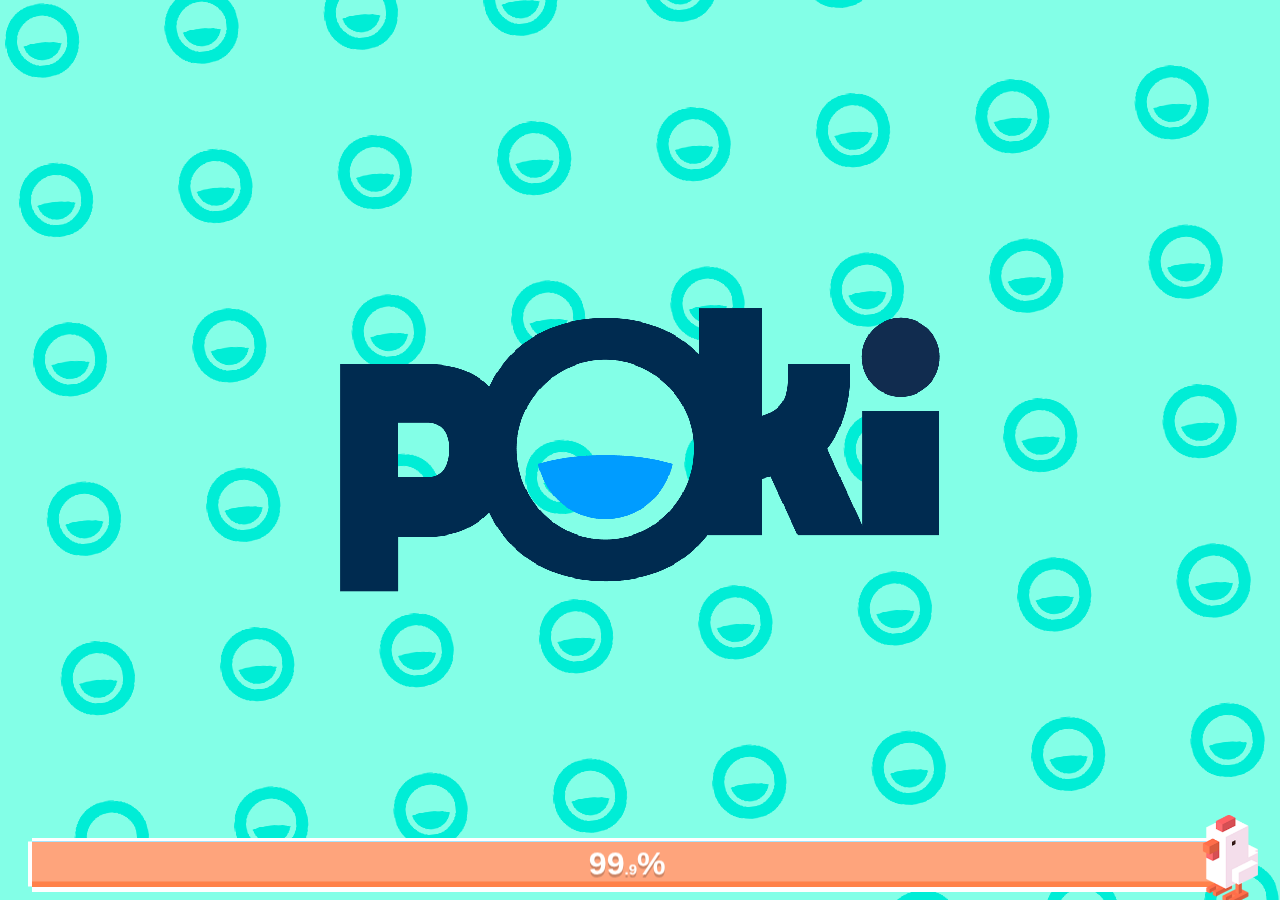
<file: games/crossy-road-space/index.html>
<!--
Game Bootstrapper

@author Kasper Mol <kasper@poki.com>
@copyright Poki 2017
-->
<!doctype HTML>
<html lang="en">
<head>
	<meta charset="utf-8" />
    <meta name="viewport" content="width=device-width, user-scalable=no, minimum-scale=1.0, maximum-scale=1.0">

	<title>Crossy Road Unblocked</title>

	<link rel="stylesheet" href="style.css" />
	<link rel="stylesheet" async href="app-store-interstitial.css" />

	<script>
		console.clear = () => {}
	</script>


	<script src="js/v2/poki-sdk.js"></script>

	<script src="scripts/extra.min.js"></script>
</head>
<body>
	<script src="scripts/bootstrap.min.f.js"></script>
	<script src="js/analytics_ubg_v1_4.js"></script>
</body>
</html>
</file>
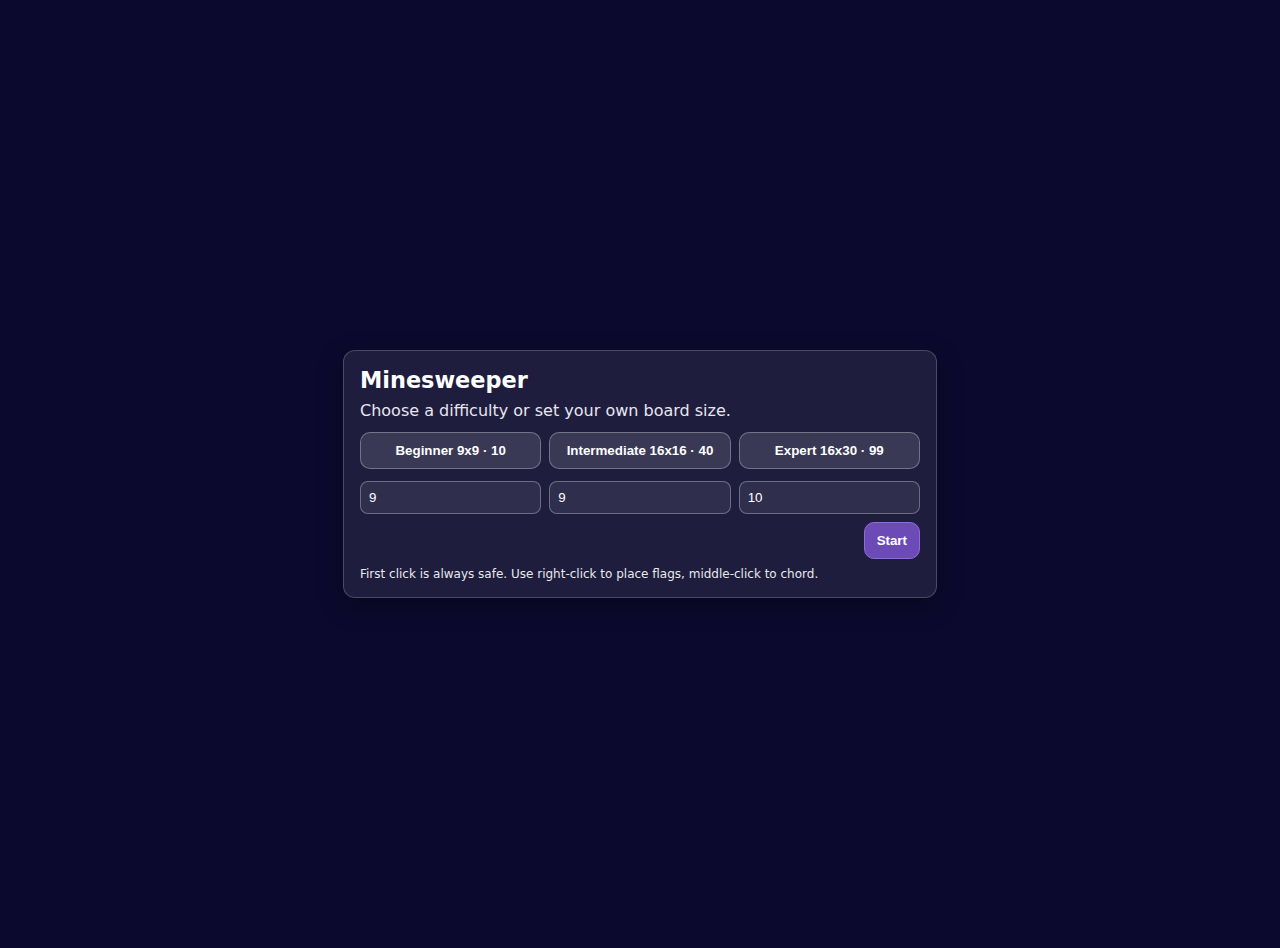
<file: games/minesweeper/index.html>
<!DOCTYPE html>
<html lang="en">
<head>
  <meta charset="UTF-8" />
  <meta name="viewport" content="width=device-width, initial-scale=1" />
  <title>Minesweeper</title>
  <link rel="stylesheet" href="Mine.Style.css" />
  <style>
    html,body{height:100%;margin:0;background:#0b0a2e;color:#fff;font-family:Nunito,system-ui,sans-serif}
    .wrap{min-height:100%;display:flex;align-items:center;justify-content:center;padding:24px}
    .card{max-width:560px;width:100%;background:rgba(255,255,255,0.08);border:1px solid rgba(255,255,255,0.2);border-radius:12px;padding:16px;box-shadow:0 8px 24px rgba(0,0,0,0.35)}
    h1{margin:0 0 8px;font-size:1.4rem}
    p{margin:0 0 12px;color:#e8e6ef}
    .grid{display:grid;grid-template-columns:repeat(3,minmax(0,1fr));gap:8px;margin:12px 0}
    .btn,.btn-outline{display:flex;align-items:center;justify-content:center;border-radius:10px;padding:10px 12px;font-weight:800;cursor:pointer;text-decoration:none;color:#fff}
    .btn{background:#6c4bb6;border:1px solid #8a6dd6}
    .btn:hover{background:#7a59c7}
    .btn-outline{background:rgba(255,255,255,0.12);border:1px solid rgba(255,255,255,0.3)}
    .row{display:flex;gap:8px;margin-top:8px}
    .row input{flex:1;min-width:0;border-radius:8px;border:1px solid rgba(255,255,255,0.3);background:rgba(255,255,255,0.08);color:#fff;padding:8px}
    .hint{font-size:12px;opacity:.9;margin-top:8px}
  </style>
</head>
<body>
  <div class="wrap">
    <div class="card">
      <h1>Minesweeper</h1>
      <p>Choose a difficulty or set your own board size.</p>
      <div class="grid">
        <button class="btn-outline" data-row="9" data-col="9" data-mine="10">Beginner 9x9 · 10</button>
        <button class="btn-outline" data-row="16" data-col="16" data-mine="40">Intermediate 16x16 · 40</button>
        <button class="btn-outline" data-row="16" data-col="30" data-mine="99">Expert 16x30 · 99</button>
      </div>
      <div class="row">
        <input id="rows" type="number" min="8" max="50" value="9" aria-label="Rows" />
        <input id="cols" type="number" min="8" max="50" value="9" aria-label="Columns" />
        <input id="mines" type="number" min="10" value="10" aria-label="Mines" />
      </div>
      <div class="row" style="justify-content:flex-end">
        <button id="start" class="btn" type="button">Start</button>
      </div>
      <div class="hint">First click is always safe. Use right-click to place flags, middle-click to chord.</div>
    </div>
  </div>

  <script>
    function clamp(n,min,max){ return Math.max(min, Math.min(max, n)); }
    function start(row,col,mine){
      row = clamp(Number(row)||9,8,50);
      col = clamp(Number(col)||9,8,50);
      const maxMines = Math.floor((row*col)/2);
      mine = clamp(Number(mine)||10,10,maxMines);
      const url = `Mine.View.html?row=${row}&col=${col}&mine=${mine}`;
      location.href = url;
    }
    document.querySelectorAll('.btn-outline').forEach(btn=>{
      btn.addEventListener('click',()=>{
        document.getElementById('rows').value = btn.dataset.row;
        document.getElementById('cols').value = btn.dataset.col;
        document.getElementById('mines').value = btn.dataset.mine;
        start(btn.dataset.row, btn.dataset.col, btn.dataset.mine);
      });
    });
    document.getElementById('start').addEventListener('click',()=>{
      start(
        document.getElementById('rows').value,
        document.getElementById('cols').value,
        document.getElementById('mines').value
      );
    });
  </script>
</body>
</html>
</file>
<file: style.css>
.content{
  position: relative;
  z-index: 1;
  margin-left: 20%;
  margin-right: 20%;

  font-family: "Nunito";
  color: white;
}

.content a {
    color: white;
}

.content a:hover {
    color: #d0c5d4;
}

.content .artwork{
    width: 100%;
}

body{
    background: #191769;
    background: radial-gradient(at left top, #191769, #8544A8);
    min-height: 100vh;
    background-repeat: no-repeat;
    background-size: cover;
    background-attachment: fixed;
    background-position: center center;

}

/* Categories + Games Grid */
#categories{
    margin-top: 24px;
}

.category-section{
    margin-bottom: 36px;
}

.category-title{
    margin: 0 0 12px;
    font-size: 1.5rem;
    font-weight: 800;
}

.games-grid{
    display: grid;
    grid-template-columns: repeat(5, minmax(0, 1fr));
    gap: 16px;
}

.game-card{
    display: flex;
    flex-direction: column;
    text-decoration: none;
    color: inherit;
}

.game-thumb{
    background: rgba(255,255,255,0.08);
    border: 1px solid rgba(255,255,255,0.15);
    border-radius: 12px;
    aspect-ratio: 1 / 1;
    overflow: hidden;
    transition: transform .15s ease, background .15s ease, border-color .15s ease;
}

.game-thumb img{
    width: 100%;
    height: 100%;
    object-fit: cover;
    display: block;
}

.game-card:hover .game-thumb{
    transform: translateY(-2px);
    background: rgba(255,255,255,0.12);
    border-color: rgba(255,255,255,0.3);
}

.game-title{
    margin-top: 8px;
    padding: 0 4px;
    font-size: 0.95rem;
    font-weight: 800;
}

/* Responsive columns for smaller screens */
@media (max-width: 1200px){
    .games-grid{ grid-template-columns: repeat(4, minmax(0,1fr)); }
}

@media (max-width: 900px){
    .games-grid{ grid-template-columns: repeat(3, minmax(0,1fr)); }
}

@media (max-width: 700px){
    .games-grid{ grid-template-columns: repeat(2, minmax(0,1fr)); }
}

@media (max-width: 480px){
    .games-grid{ grid-template-columns: 1fr; }
}

/* Modal styles */
.modal-backdrop{
    position: fixed;
    inset: 0;
    background: rgba(0,0,0,0.45);
    display: none;
    align-items: center;
    justify-content: center;
    z-index: 1000;
}

.modal{
    width: 100%;
    max-width: 420px;
    background: rgba(255,255,255,0.08);
    border: 1px solid rgba(255,255,255,0.2);
    border-radius: 12px;
    padding: 16px;
    color: white;
    box-shadow: 0 8px 24px rgba(0,0,0,0.35);
    font-family: Nunito;
}

.modal h3{
    margin: 0 0 8px;
    font-size: 1.2rem;
    font-weight: 800;
}

.modal p{
    margin: 0 0 16px;
}

.modal-actions{
    display: flex;
    gap: 8px;
    justify-content: flex-end;
}

.btn{
    padding: 8px 12px;
    border-radius: 8px;
    border: 1px solid rgba(255,255,255,0.25);
    background: rgba(255,255,255,0.1);
    color: white;
    text-decoration: none;
    cursor: pointer;
}

.btn-primary{
    background: #6c4bb6;
    border-color: #8a6dd6;
}

.modal-backdrop.show{ display: flex; }
</file>
<file: games/crossy-road-space/style.css>
html, body {
	margin: 0;
	width: 100%;
	height: 100%;
    overflow: hidden;
    background: #5dc7e7 url(sprites/tiled-bg.png);
}

body { 
    position: relative;
}

.pixelated {
	image-rendering: optimizeSpeed;             /* STOP SMOOTHING, GIVE ME SPEED  */
    image-rendering: -moz-crisp-edges;          /* Firefox                        */
    image-rendering: -o-crisp-edges;            /* Opera                          */
    image-rendering: -webkit-optimize-contrast; /* Chrome (and eventually Safari) */
    image-rendering: pixelated; /* Chrome */
    image-rendering: optimize-contrast;         /* CSS3 Proposed                  */
    -ms-interpolation-mode: nearest-neighbor;   /* IE8+  */
}

#container {
    box-shadow: #31b8e0 0px 0px 50px;
}
</file>
<file: games/crossy-road-space/app-store-interstitial.css>
#app-store-interstitial {
	overflow: hidden;
	position: absolute;
	font-family: EditUndoBrk;
	color: #fff;
	-webkit-touch-callout: none; /* iOS Safari */
    -webkit-user-select: none; /* Safari */
     -khtml-user-select: none; /* Konqueror HTML */
       -moz-user-select: none; /* Firefox */
        -ms-user-select: none; /* Internet Explorer/Edge */
            user-select: none; /* Non-prefixed version, currently
                                  supported by Chrome and Opera */
}

#app-store-interstital img {
	image-rendering: pixelated;
}

#app-store-interstitial img.smooth {
	image-rendering: initial;
}

#app-store-interstitial .container {
	position: absolute;
	left: 0;
	top: 0;
	width: 100%;
	height: 100%;
	display: flex;
    flex-direction: column;
    justify-content: center;
    align-items: center;
}

@media (orientation: portrait) {
	.landscape-only {
		display: none;
	}
}

@media (orientation: landscape) {
	.portrait-only {
		display: none;
	}
}

/* Screen 1 */

#screen-1 #side-characters {
	height: 100%;
	position: absolute;
	right: -5%;
	top: 0;
}

#screen-1 .center {
	display: flex;
	flex-direction: row;
	justify-content: center;
	align-items: center;
	width: 90%;
	margin: 7% 0;
}

#screen-1 .bottom {
	width: 100%;
	text-align: center;
}

#screen-1 .bottom img {
	width: 30%;
	max-width: 600px;
}

#screen-1 .usp-list {
	width: 40%;
    font-size: 1em;
	margin: 0;
	list-style: none;
	padding: 0 0 0 4%;
}

#screen-1 .usp-list li {
	margin: 5% 0;
}

#screen-1 .usp-list li img {
	display: inline-block;
	margin-right: 5%;
	width: 7%;
}

#screen-1 .usp-list .text {
	display: inline-block;
	width: 88%;
	vertical-align: middle;
}

#screen-1 h2 {
	font-size: 1.75em;
	text-align: center;
	line-height: 1.2em;
}

#screen-1 .crossy-road-app-icon {
	width: 24%;
}

#screen-1 .pixel-arrow {
	width: 5%;
	margin: 0 4%;
}

#screen-1 .pixel-device {
	width: 10%;
}

@media (orientation: portrait) {
	#screen-1 .bottom img {
		width: 70%;
	}

	#side-characters {
		display: none;
	}

	#screen-1 h2 {
		font-size: 2.5em;
		margin-bottom: 0;
	}

	#screen-1 .usp-list {
		width: 70%;
		font-size: 1.75em;
		margin: 2% 0;
		padding: 0;
	}

	#screen-1 .center {
		margin: 4% 0;
	}
}

/* Screen 2 */

#screen-2 h2 {
	font-size: 1.5em;
    line-height: 1.3em;
	text-align: center;
	margin: 0 6%;
}

#screen-2.container {
	justify-content: center;
}

#screen-2 .top {
	display: flex;
	flex-direction: row;
	align-items: center;
	justify-content: center;
	width: 90%;
}

#screen-2 .pixel-phone {
	width: 7%;
}

#screen-2 .pixel-tablet {
	width: 13%;
}

#screen-2 .bottom {
	position: relative;
	text-align: center;
	width: 80%;
	margin-top: 8%;
}

#screen-2 .search-bar {
	width: 100%;
}

#screen-2 #poki-text {
	position: absolute;
    left: 7%;
    color: #36B5E8;
    top: 50%;
    font-size: 2em;
    margin-top: -0.65em;
}

#screen-2 .hand {
	position: absolute;
    transform: rotate(-5deg);
    bottom: -25%;
    right: -3%;
    width: 30%;
}

#screen-2 #type-cursor {
	color: #FFD522;
	margin-left: 2%;
	animation: blink-animation 1s steps(2, start) infinite;
}

@keyframes blink-animation {
	to {
		visibility: hidden;
	}
}

/* Screen 3 */

#screen-3 .phone {
	width: 80%;
	transform: rotate(-5deg);
}

#screen-3 .hand {
	position: absolute;
    transform: rotate(-12deg);
    bottom: -25%;
    right: 10%;
    width: 40%;
}

/* Screen 4 */

#screen-4 .top {
	display: flex;
	flex-direction: row;
	align-items: center;
	justify-content: center;
}

#screen-4 .top .left {
	width: 20%;
	margin-right: 5%;
}

#screen-4 .top .right {
	width: 20%;
}

#screen-4 .crossy-road-app-icon,
#screen-4 .crossy-road-logo,
#screen-4 .hipster-whale-logo {
	width: 100%;
}

#screen-4 .crossy-road-logo {
	margin-bottom: 5%;
}

#screen-4 .center {
	display: flex;
	flex-direction: row;
	align-items: center;
	justify-content: center;
	width: 100%;
	margin: 7% 0;
}

#screen-4 .center img {
	display: inline-block;
	width: 60%;
}

#screen-4 .center .pixel-arrow {
	margin: 0 3%;
	width: 3%;
}

#screen-4 .center .pixel-device {
	width: 6%;
}

#screen-4 .bottom {
	width: 100%;
	text-align: center;
}

#screen-4 .bottom img {
	width: 20%;
}
</file>
<file: games/minesweeper/Mine.Style.css>
.button_up{
	text-align: center;
	vertical-align: middle;
	cursor: default;
	padding: 1px;
	margin: 0px;
	border-left: 2px solid white;
	border-top: 2px solid white;
	border-right: 2px solid #808080;
	border-bottom: 2px solid #808080;
	background-color: #c0c0c0;
	font-size: 15px;
	/*outline: 1px solid #808080;*/
}

.button_down{
	text-align: center;
	vertical-align: middle;
	cursor: default;
	padding-left: 2px;
	padding-top: 2px;
	padding-bottom: 0px;
	padding-right: 0px;
	margin: 0px;
	border-left: 2px solid #808080;
	border-top: 2px solid #808080;
	border-right: 2px solid #c0c0c0;
	border-bottom: 2px solid #c0c0c0;
	background-color: #c0c0c0;
	font-size: 15px;
	/*outline: 1px solid #808080;*/
}

.img_button_up{
	text-align: center;
	vertical-align: middle;
	cursor: default;
	padding: 1px;
	margin: 0px;
	border-left: 2px solid white;
	border-top: 2px solid white;
	border-right: 2px solid #808080;
	border-bottom: 2px solid #808080;
	background-color: #c0c0c0;
	font-size: 1px;
	/*outline: 1px solid #808080;*/
}

.img_button_down{
	text-align: center;
	vertical-align: middle;
	cursor: default;
	padding: 1px;
	margin: 0px;
	border-left: 2px solid #808080;
	border-top: 2px solid #808080;
	border-right: 2px solid #c0c0c0;
	border-bottom: 2px solid #c0c0c0;
	background-color: #c0c0c0;
	font-size: 1px;
	/*outline: 1px solid #808080;*/
}

.container_border{
	padding: 0px;
	margin: 0px;
	border: 1px solid #808080;
}

/*Main table which content the bar and the MainFrame*/
.main_table{
	padding: 0px;
	margin: 0px;
	border-collapse: collapse;
}

.main_table td{
	margin: 0px;
	padding: 0px;
	font-weight: bold;
	border: 6px solid #c0c0c0;
}

.panle_down_table{
	margin: 0px;
	padding: 3px;
	background: #c0c0c0;
	border-top: 2px solid #808080;
	border-left: 2px solid #808080;
	border-bottom: 2px solid white;
	border-right: 2px solid white;
}

.function_bar_table{
	margin: 0px;
	padding: 0px;
	border-collapse: collapse;
}

/*div edition of main frame*/
.main_container{
	margin-right: auto;
	margin-left: auto;
	margin-top: 0px;
	margin-bottom: 0px;
	padding: 0px;
	border-left: 6px solid #c0c0c0;
	border-top: 6px solid #c0c0c0;
	border-right: 6px solid #c0c0c0;
	border-bottom: 6px solid #c0c0c0;
}

.function_bar_div{
	margin: 0px;
	padding: 0px;
	border-top: 0px;
	border-left:0px;
	border-right:0px;
	border-bottom: 6px solid #c0c0c0;
}

.main_frame_div{
	margin: 0px;
	padding: 0px;
	border: 0px;
}

.panle_down_div{
	text-align: center;
	margin: 0px;
	padding: 6px;
	background: #c0c0c0;
	border-top: 2px solid #808080;
	border-left: 2px solid #808080;
	border-bottom: 2px solid white;
	border-right: 2px solid white;
}

.function_left_div{
	text-align: center;
	width: 45px;
	margin: 0px;
	padding: 1px;
	border-left: 2px solid #808080;
	border-top: 2px solid #808080;
	border-bottom: 2px solid white;
	border-right: 2px solid white;
	float: left;
	background: black;
	color: red;
	font-weight: bold;
	font-size: 15pt;
	font-family: 'haettenschweiler';
}

.function_right_div{
	text-align: center;
	width: 45px;
	margin: 0px;
	padding: 1px;
	border-left: 2px solid #808080;
	border-top: 2px solid #808080;
	border-bottom: 2px solid white;
	border-right: 2px solid white;
	float: right;
	background: black;
	color: red;
	font-weight: bold;
	font-size: 15pt;
	font-family: 'haettenschweiler';
}

.function_mid_div{
	width: 32px;
	margin: auto;
	padding: 0px;
}

.mine_area_table{
	margin: 0px;
	padding: 0px;
	border-collapse: collapse;
}

.mine_area_table tr td{
	margin: 0px;
	padding: 0px;
}

.panle_down_nopadding_div{
	text-align: left;
	margin: 0px;
	padding: 0px;
	background: #c0c0c0;
	border-top: 3px solid #808080;
	border-left: 3px solid #808080;
	border-bottom: 3px solid white;
	border-right: 3px solid white;
}

.mine_up{
	text-align: center;
	vertical-align: middle;
	cursor: default;
	padding: 1px;
	margin: 0px;
	border-left: 2px solid white;
	border-top: 2px solid white;
	border-right: 2px solid #808080;
	border-bottom: 2px solid #808080;
	background-color: #c0c0c0;
	color: #000000;
	font-size: 15px;
	font-weight: bold;
	/*outline: 1px solid #808080;*/
}

.mine_down{
	text-align: center;
	vertical-align: middle;
	cursor: default;
	padding: 1px;
	margin: 0px;
	border-left: 2px solid #c0c0c0;
	border-top: 2px solid #808080;
	border-right: 2px solid #808080;
	border-bottom: 2px solid #c0c0c0;
	background-color: #c0c0c0;
	font-size: 15px;
	font-weight: bold;
}

.mine_down_1{
	text-align: center;
	vertical-align: middle;
	cursor: default;
	padding: 1px;
	margin: 0px;
	border-left: 2px solid #c0c0c0;
	border-top: 2px solid #808080;
	border-right: 2px solid #808080;
	border-bottom: 2px solid #c0c0c0;
	background-color: #c0c0c0;
	color: #0000ff;
	font-size: 15px;
	font-weight: bold;
}

.mine_down_2{
	text-align: center;
	vertical-align: middle;
	cursor: default;
	padding: 1px;
	margin: 0px;
	border-left: 2px solid #c0c0c0;
	border-top: 2px solid #808080;
	border-right: 2px solid #808080;
	border-bottom: 2px solid #c0c0c0;
	background-color: #c0c0c0;
	color: #008000;
	font-size: 15px;
	font-weight: bold;
}

.mine_down_3{
	text-align: center;
	vertical-align: middle;
	cursor: default;
	padding: 1px;
	margin: 0px;
	border-left: 2px solid #c0c0c0;
	border-top: 2px solid #808080;
	border-right: 2px solid #808080;
	border-bottom: 2px solid #c0c0c0;
	background-color: #c0c0c0;
	color: #ff0000;
	font-size: 15px;
	font-weight: bold;
}

.mine_down_4{
	text-align: center;
	vertical-align: middle;
	cursor: default;
	padding: 1px;
	margin: 0px;
	border-left: 2px solid #c0c0c0;
	border-top: 2px solid #808080;
	border-right: 2px solid #808080;
	border-bottom: 2px solid #c0c0c0;
	background-color: #c0c0c0;
	color: #000080;
	font-size: 15px;
	font-weight: bold;
}

.mine_down_5{
	text-align: center;
	vertical-align: middle;
	cursor: default;
	padding: 1px;
	margin: 0px;
	border-left: 2px solid #c0c0c0;
	border-top: 2px solid #808080;
	border-right: 2px solid #808080;
	border-bottom: 2px solid #c0c0c0;
	background-color: #c0c0c0;
	color: #800000;
	font-size: 15px;
	font-weight: bold;
}

.mine_down_6{
	text-align: center;
	vertical-align: middle;
	cursor: default;
	padding: 1px;
	margin: 0px;
	border-left: 2px solid #c0c0c0;
	border-top: 2px solid #808080;
	border-right: 2px solid #808080;
	border-bottom: 2px solid #c0c0c0;
	background-color: #c0c0c0;
	color: #008080;
	font-size: 15px;
	font-weight: bold;
}

.mine_down_7{
	text-align: center;
	vertical-align: middle;
	cursor: default;
	padding: 1px;
	margin: 0px;
	border-left: 2px solid #c0c0c0;
	border-top: 2px solid #808080;
	border-right: 2px solid #808080;
	border-bottom: 2px solid #c0c0c0;
	background-color: #c0c0c0;
	color: #00ff00;
	font-size: 15px;
	font-weight: bold;
}

.mine_down_8{
	text-align: center;
	vertical-align: middle;
	cursor: default;
	padding: 1px;
	margin: 0px;
	border-left: 2px solid #c0c0c0;
	border-top: 2px solid #808080;
	border-right: 2px solid #808080;
	border-bottom: 2px solid #c0c0c0;
	background-color: #c0c0c0;
	color: #ffff00;
	font-size: 15px;
	font-weight: bold;
}

.mine_down_bomb_blast{
	text-align: center;
	vertical-align: middle;
	cursor: default;
	padding: 1px;
	margin: 0px;
	border-left: 2px solid #c0c0c0;
	border-top: 2px solid #808080;
	border-right: 2px solid #808080;
	border-bottom: 2px solid #c0c0c0;
	background-color: red;
	color: red;
	font-size: 1px;
	font-weight: bold;
}

.mine_down_bomb{
	text-align: center;
	vertical-align: middle;
	cursor: default;
	padding: 1px;
	margin: 0px;
	border-left: 2px solid #c0c0c0;
	border-top: 2px solid #808080;
	border-right: 2px solid #808080;
	border-bottom: 2px solid #c0c0c0;
	background-color: #c0c0c0;
	color: #c0c0c0;
	font-size: 1px;
	font-weight: bold;
}
</file>
